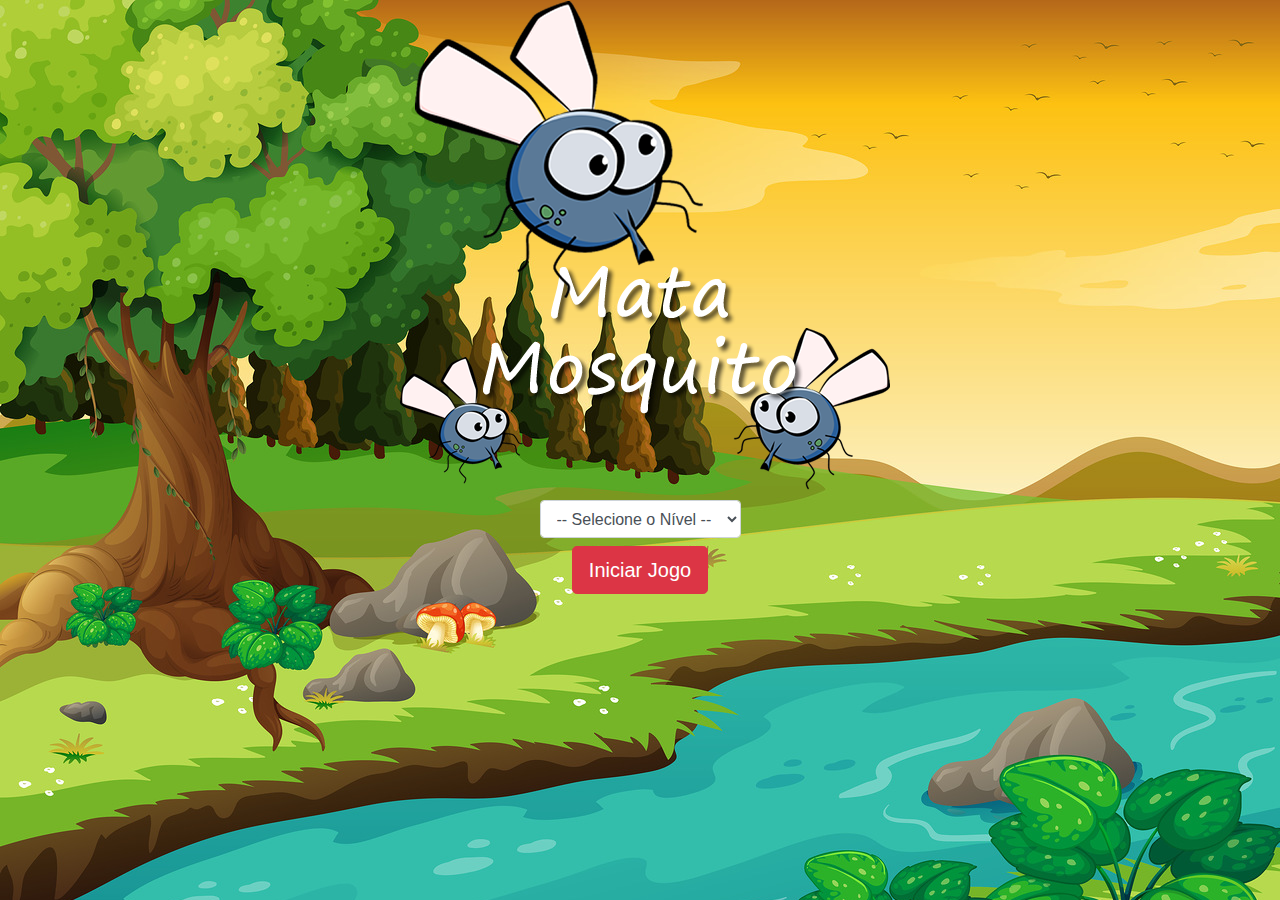
<file: index.html>
<!DOCTYPE html>
<html lang="pt-br">
      <head>
            <meta charset="UTF-8">
            <meta http-equiv="X-UA-Compatible" content="IE=edge">
            <meta name="viewport" content="width=device-width, initial-scale=1.0">

            <link rel="stylesheet" href="css/bootstrap.min.css">

            <link rel="stylesheet" href="css/style.css">
            
            <title>Jogo Mata Mosquito</title>
      </head>
      <body>

            <div class="container">

                  <div class="row">
                        <div class="col">
                              <div class="d-flex justify-content-center">
                                    <img src="images/game.png" alt="">
                              </div>
                        </div>
                  </div>

                  <div class="row">
                        <div class="col">
                              <div class="d-flex justify-content-center">
                                    <div class="mb-2">
                                          <select class="form-control" id="nivel">
                                                <option value="">-- Selecione o Nível --</option>
                                                <option value="normal">Normal</option>
                                                <option value="dificil">Difícil</option>
                                                <option value="chucknorris">Chuck Norris</option>
                                          </select>
                                    </div>
                              </div>
                        </div>
                  </div>

                  <div class="row">
                        <div class="col">
                              <div class="d-flex justify-content-center">
                                    <button type="button" class="btn btn-danger btn-lg " onclick="iniciarJogo()">Iniciar Jogo</button>
                              </div>
                        </div>
                  </div>

            </div>

            <script src="js/jogo.js"></script>
            
      </body>
</html>
</file>
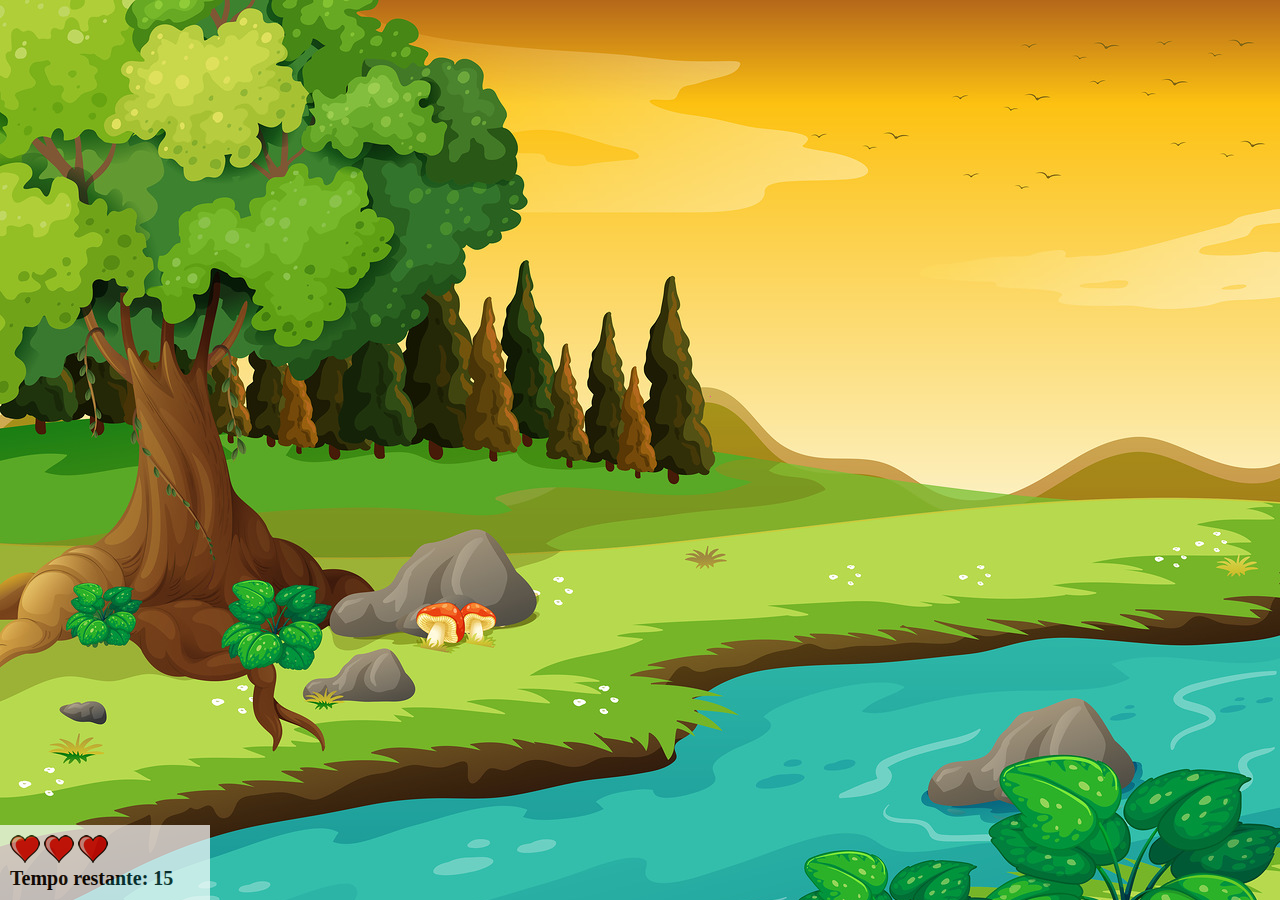
<file: app.html>
<!DOCTYPE html>
<html lang="pt-br">
<head>
      <meta charset="UTF-8">
      <meta http-equiv="X-UA-Compatible" content="IE=edge">
      <meta name="viewport" content="width=device-width, initial-scale=1.0">
      <link rel="stylesheet" href="css/style.css">
      <title>Jogo Mata Mosquito</title>
</head>
<body onresize="ajustaTamanhoPalcoJogo()">

      <div class="painel">

            <div class="vidas">
                  <img id="v1" src="images/coracao_cheio.png" alt="">
                  <img id="v2" src="images/coracao_cheio.png" alt="">
                  <img id="v3" src="images/coracao_cheio.png" alt="">
            </div>

            <div class="cronometro">Tempo restante: <span id="cronometro"></span> </div>

      </div>

     
      <script src="js/jogo.js"></script>
      <script>
            document.getElementById('cronometro').innerHTML = tempo

            var criaMosquito = setInterval(function(){
                  posicaoRandomica()
            }, criaMosquitoTempo)
      </script>
</body>
</html>
</file>
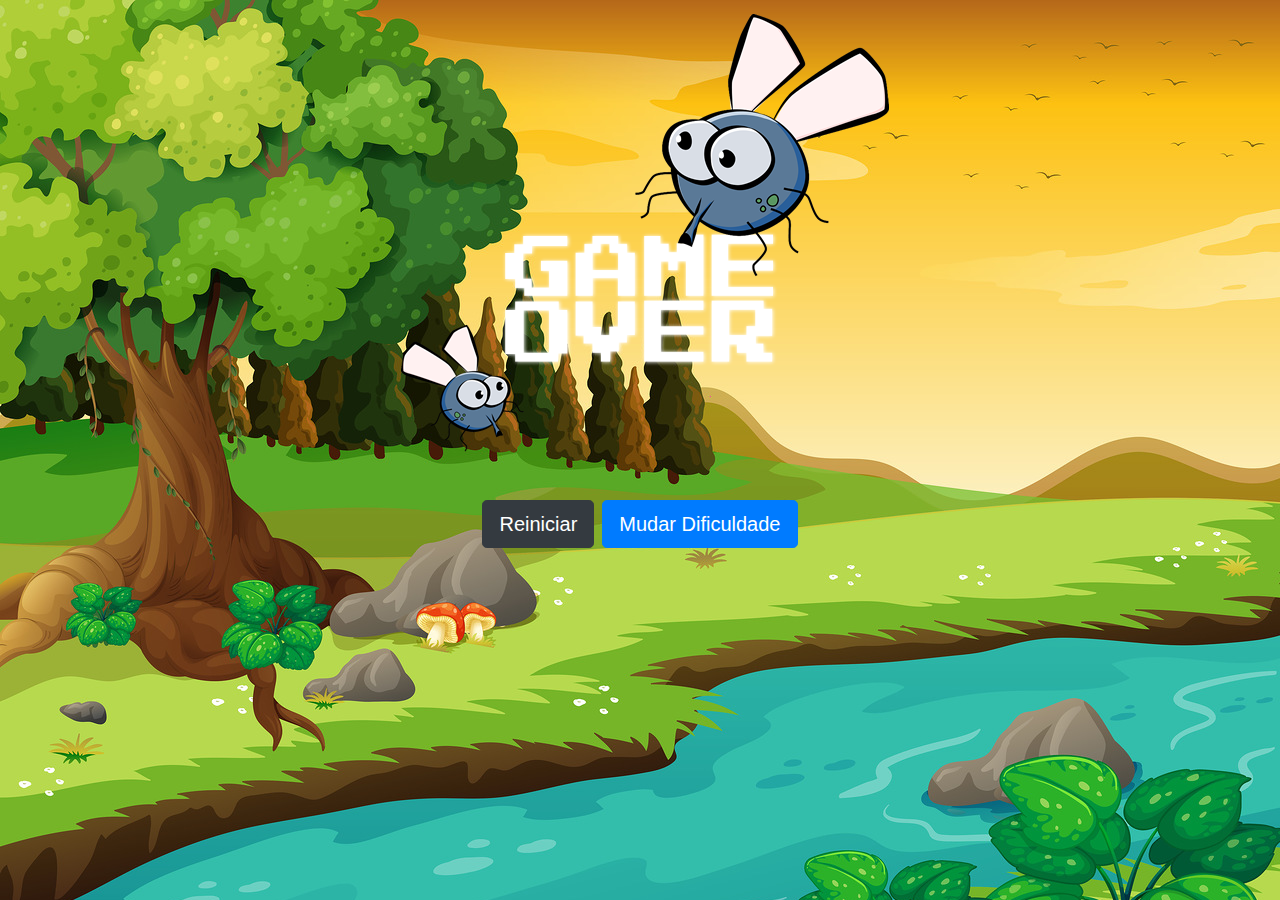
<file: fim_de_jogo.html>
<!DOCTYPE html>
<html lang="pt-br">
      <head>
            <meta charset="UTF-8">
            <meta http-equiv="X-UA-Compatible" content="IE=edge">
            <meta name="viewport" content="width=device-width, initial-scale=1.0">

            <link rel="stylesheet" href="css/bootstrap.min.css">

            <link rel="stylesheet" href="css/style.css">
            
            <title>Game Over</title>
      </head>
      <body>

            <div class="container">

                  <div class="row">
                        <div class="col">
                              <div class="d-flex justify-content-center">
                                    <img src="images/game_over.png" alt="">
                              </div>
                        </div>
                  </div>

                  <div class="row">
                        <div class="col">
                              <div class="d-flex justify-content-center">
                                    <button type="button" class="btn btn-dark btn-lg" onclick="window.location.href='app.html'">Reiniciar</button>
                                    <button type="button" class="btn btn-primary btn-lg ml-2" onclick="window.location.href='index.html'">Mudar Dificuldade</button>
                              </div>
                        </div>
                  </div>

            </div>
            
      </body>
</html>
</file>
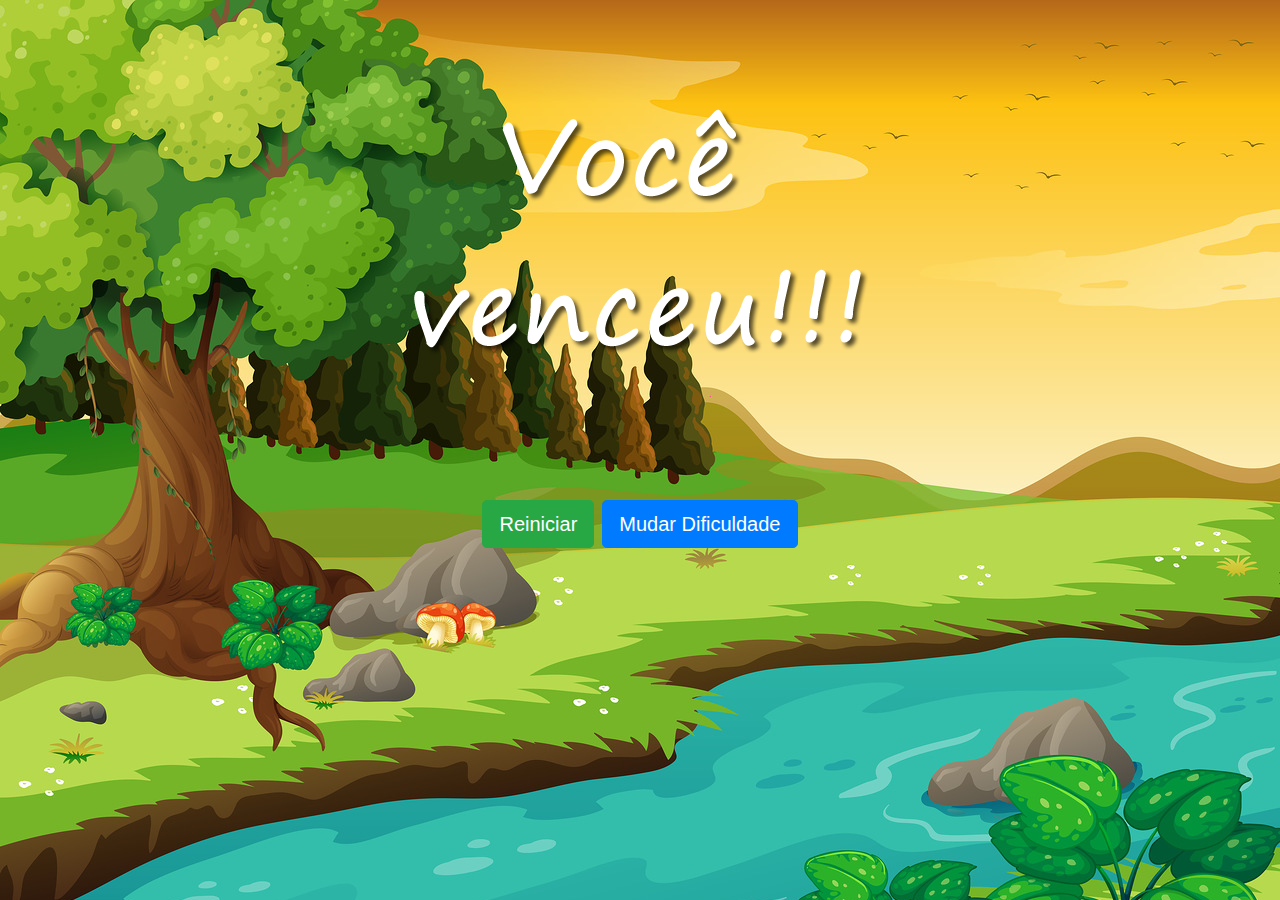
<file: vitoria.html>
<!DOCTYPE html>
<html lang="pt-br">
      <head>
            <meta charset="UTF-8">
            <meta http-equiv="X-UA-Compatible" content="IE=edge">
            <meta name="viewport" content="width=device-width, initial-scale=1.0">

            <link rel="stylesheet" href="css/bootstrap.min.css">

            <link rel="stylesheet" href="css/style.css">
            
            <title>Vitória!!!</title>
      </head>
      <body>

            <div class="container">

                  <div class="row">
                        <div class="col">
                              <div class="d-flex justify-content-center">
                                    <img src="images/vitoria.png" alt="">
                              </div>
                        </div>
                  </div>

                  <div class="row">
                        <div class="col">
                              <div class="d-flex justify-content-center">
                                    <button type="button" class="btn btn-success btn-lg" onclick="window.location.href='app.html'">Reiniciar</button>
                                    <button type="button" class="btn btn-primary btn-lg ml-2" onclick="window.location.href='index.html'">Mudar Dificuldade</button>
                              </div>
                        </div>
                  </div>

            </div>
            
      </body>
</html>
</file>
<file: css/style.css>
html {
      cursor: url(../images/mata_mosquito.png) 30 30, auto;
}

body {
      background: url(../images/bg.jpg) no-repeat;
      background-size: cover;
}

.mosquito1{
      width: 50px;
      height: 50px;
}

.mosquito2{
      width: 70px;
      height: 70px;
}

.mosquito3{
      width: 90px;
      height: 90px;
}

.ladoA {
      transform: scaleX(1);
}

.ladoB {
      transform: scaleX(-1);
}

.painel{
      position: absolute;
      width: 190px;
      padding: 10px;
      left: 0;
      bottom: 0;
      border-top: 1px #fff;
      background-color: #fff;
      opacity: 0.7;
}

.vidas{
      float: left;
}

.cronometro{
      float: left;
      font-size: 20px;
      font-weight: bold;
}
</file>
